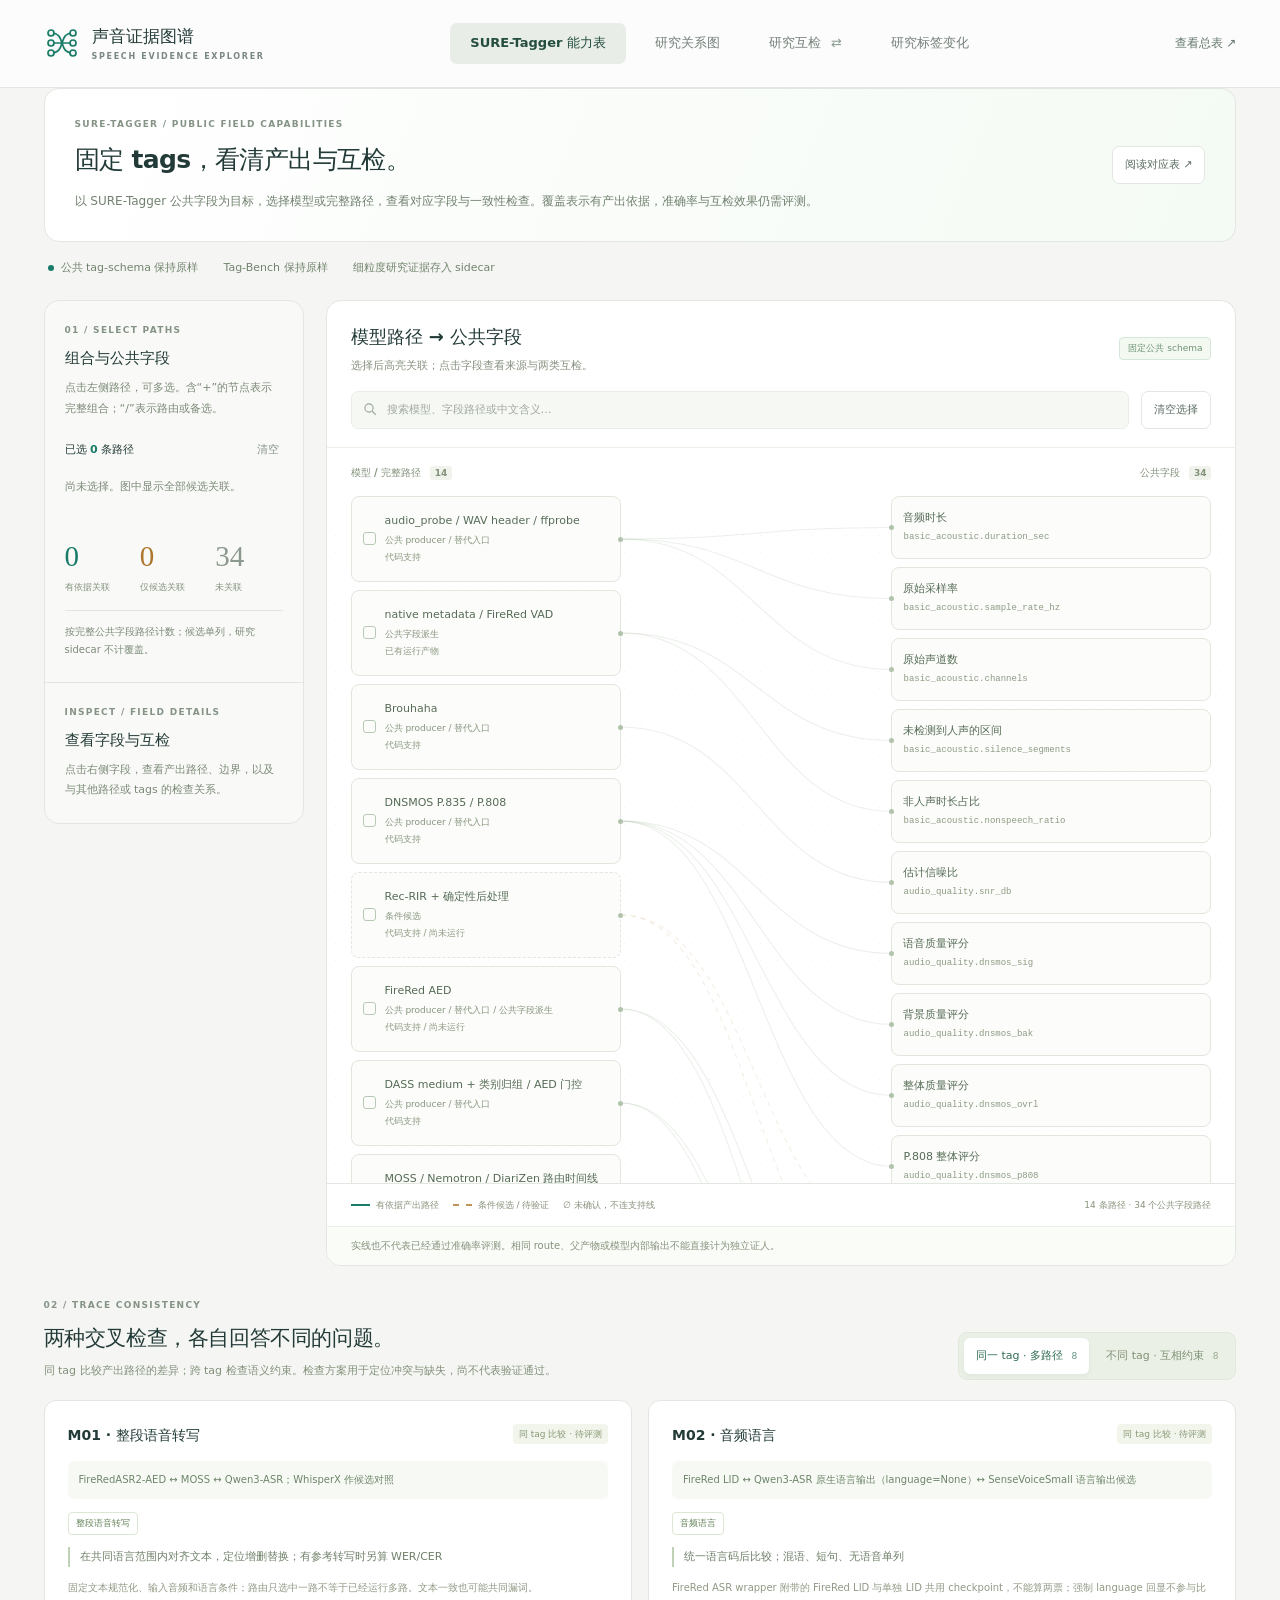
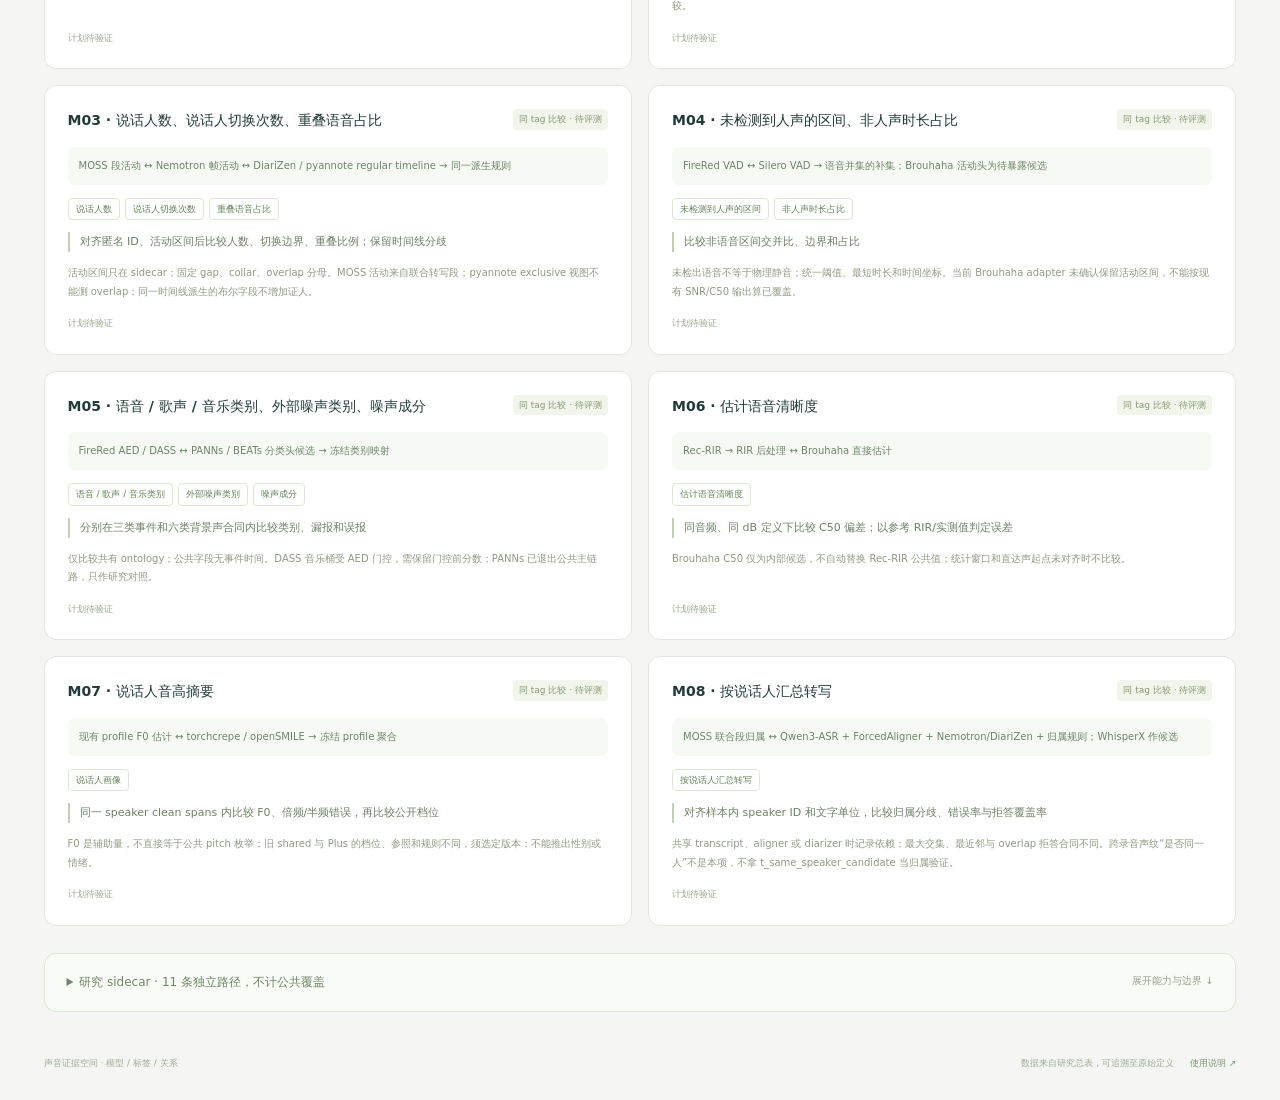
<file: index.html>
<!doctype html>
<html lang="zh-CN">
<head>
  <meta charset="utf-8">
  <meta name="viewport" content="width=device-width, initial-scale=1">
  <title>声音证据图谱 · 模型与标签</title>
  <script>
    const page = new URL('docs/research/speech-evidence-space-20261020/visualization/index.html', location.href);
    page.search = location.search;
    page.hash = location.hash;
    location.replace(page.href);
  </script>
</head>
<body>
  <p><a href="docs/research/speech-evidence-space-20261020/visualization/index.html">打开声音证据图谱</a></p>
</body>
</html>
</file>
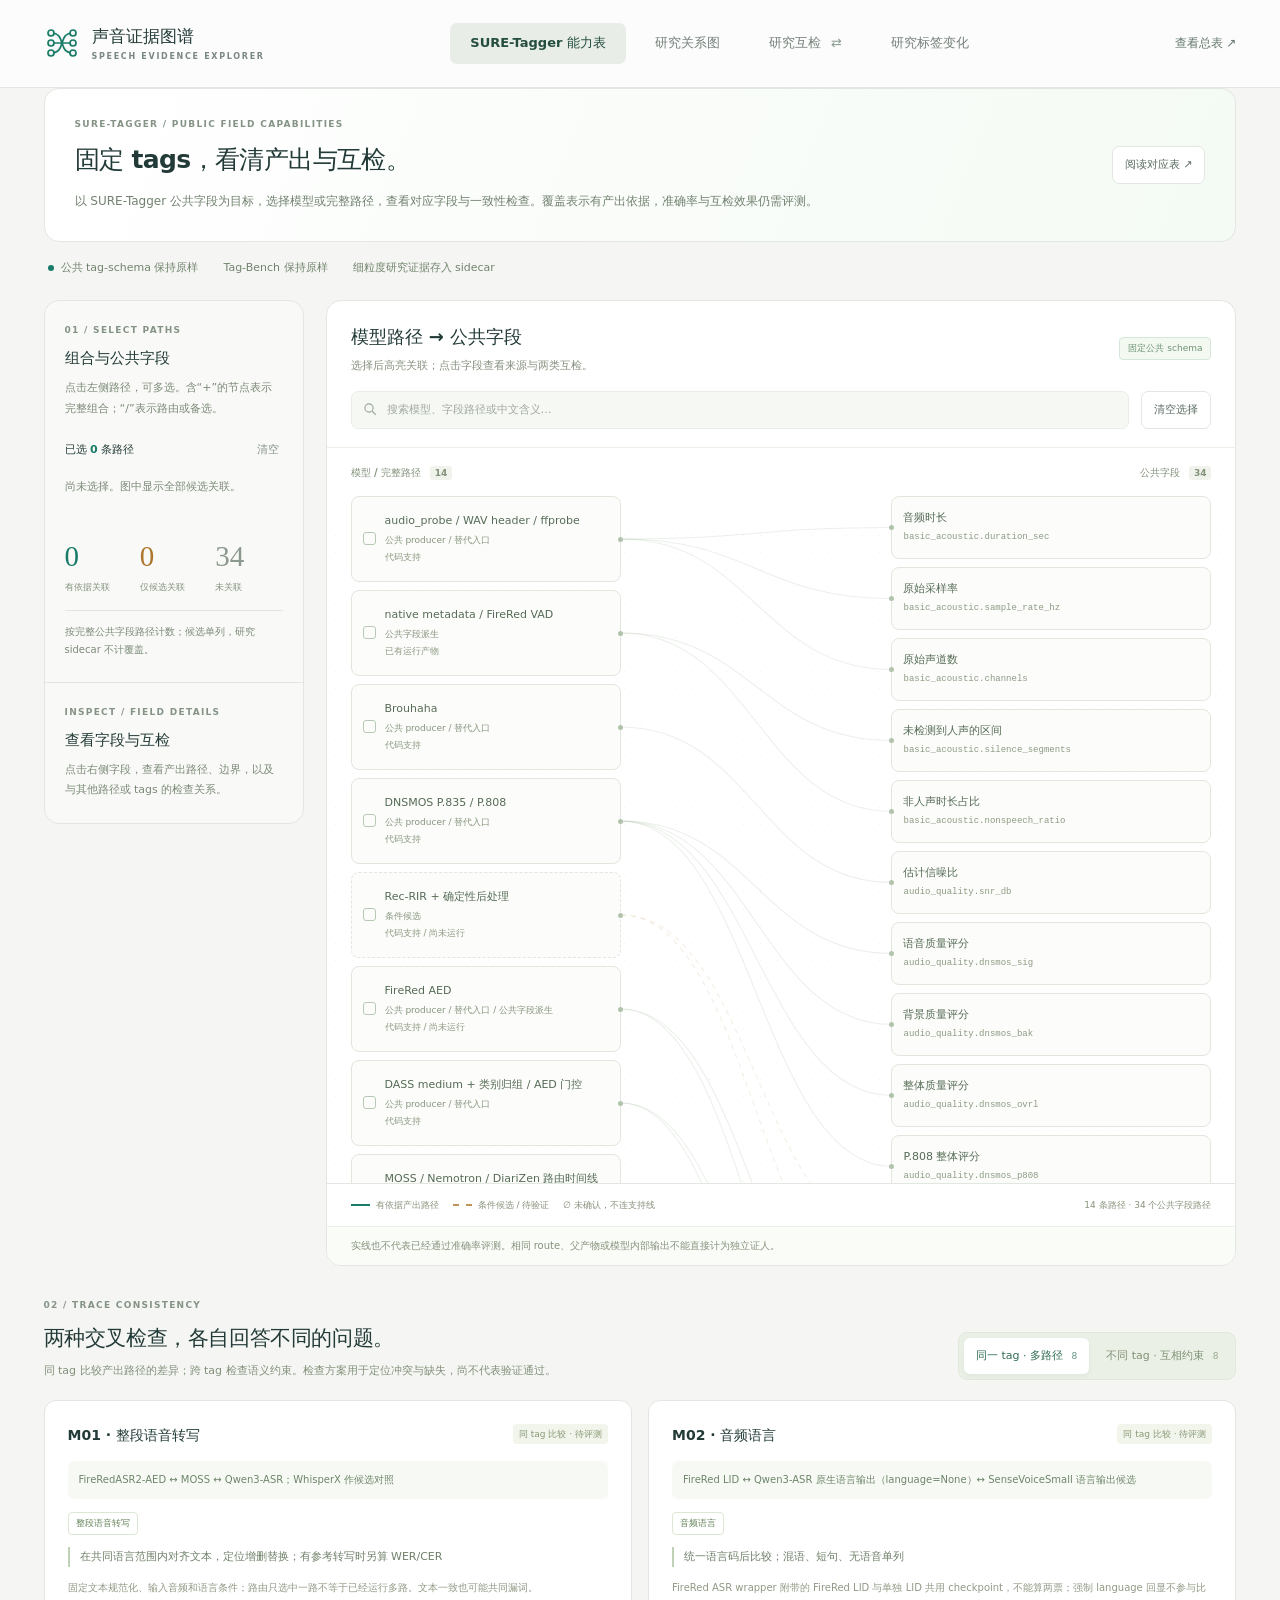
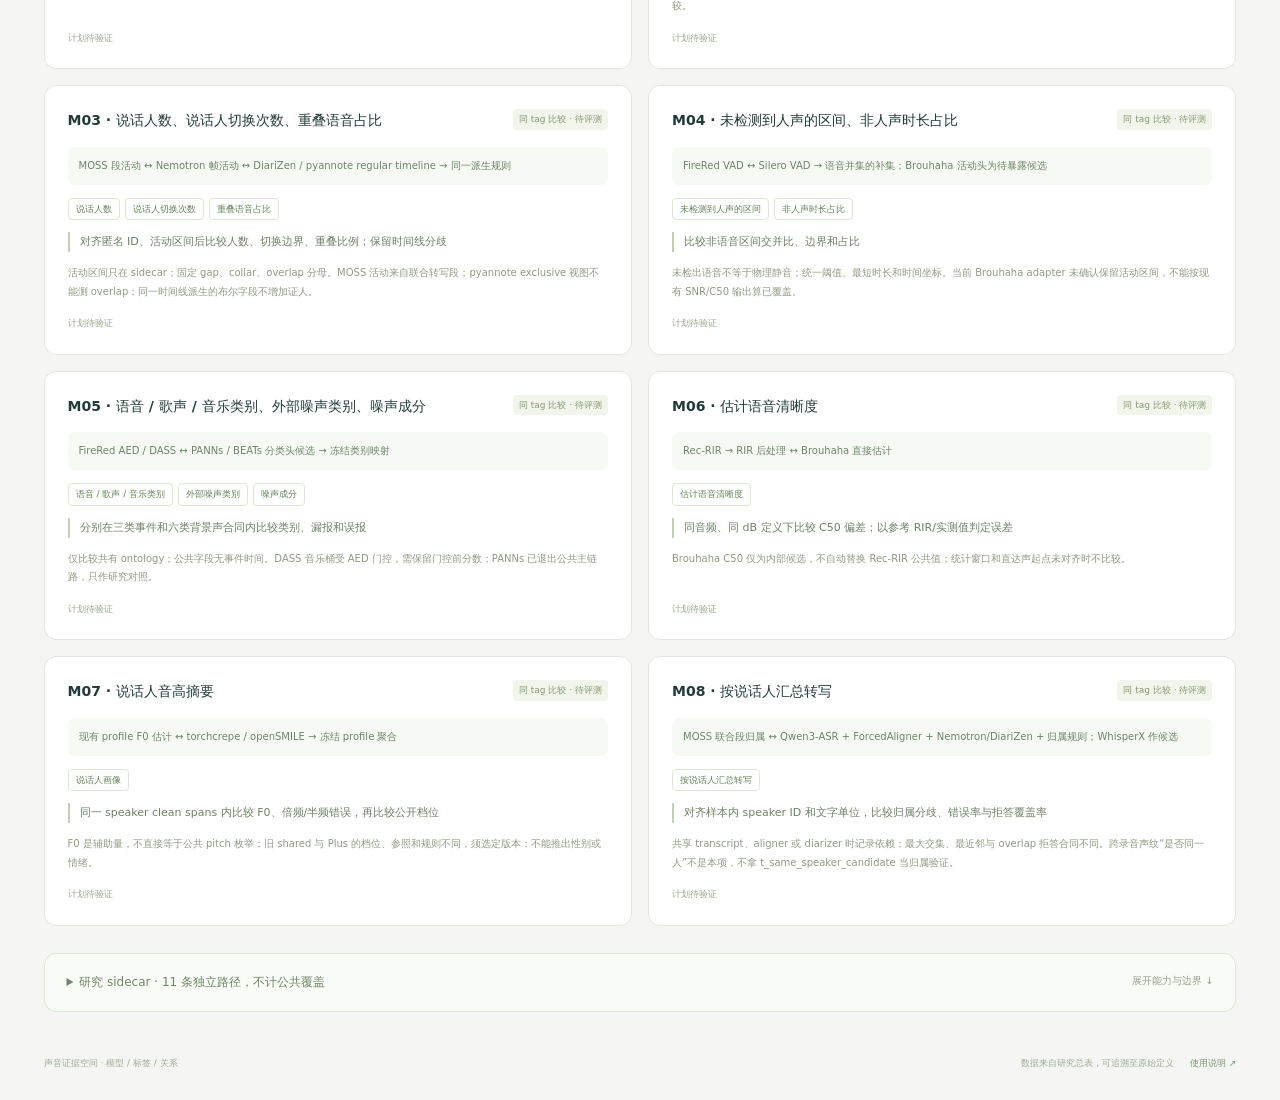
<file: docs/research/speech-evidence-space-20261020/visualization/index.html>
<!doctype html>
<html lang="zh-CN">
<head>
  <meta charset="UTF-8">
  <meta name="viewport" content="width=device-width, initial-scale=1">
  <meta name="theme-color" content="#f5f6f3">
  <title>声音证据图谱 · 模型与标签</title>
  <link rel="stylesheet" href="styles.css">
  <link rel="stylesheet" href="sure.css">
  <script src="data.js" defer></script>
  <script src="sure.js" defer></script>
  <script src="app.js" defer></script>
</head>
<body>
  <header class="topbar">
    <a class="brand" href="#sure" aria-label="声音证据图谱首页">
      <svg viewBox="0 0 36 36" aria-hidden="true"><path d="M7 8C23 8 13 28 29 28M7 28C23 28 13 8 29 8M7 18H29"/><circle cx="7" cy="8" r="3"/><circle cx="7" cy="18" r="3"/><circle cx="7" cy="28" r="3"/><circle cx="29" cy="8" r="3"/><circle cx="29" cy="18" r="3"/><circle cx="29" cy="28" r="3"/></svg>
      <span>声音证据图谱<small>SPEECH EVIDENCE EXPLORER</small></span>
    </a>
    <nav aria-label="主导航"><button class="nav-tab active" data-view="sure" aria-pressed="true">SURE-Tagger 能力表</button><button class="nav-tab" data-view="graph" aria-pressed="false">研究关系图</button><button class="nav-tab" data-view="checks" aria-pressed="false">研究互检 <span>⇄</span></button><button class="nav-tab" data-view="comparison" aria-pressed="false">研究标签变化</button></nav>
    <a class="source-link" href="../模型与标签对应总表.md" target="_blank" rel="noopener">查看总表 ↗</a>
  </header>

  <main>
    <section class="page-heading">
      <div><div class="eyebrow"><span class="live-dot"></span> SPEECH EVIDENCE SPACE <span class="version">v0.6</span></div><h1>从模型出发，看见声音的维度<span>。</span></h1><p>组合感知能力，探索模型与音频标签之间的关系。</p></div>
      <div class="overview" id="overview" aria-label="总表统计"></div>
    </section>

    <section id="sure-view" hidden aria-label="SURE-Tagger 公共标签能力与链路互检"></section>
    <section id="graph-view" class="workspace" hidden>
      <aside class="sidebar">
        <section class="side-section"><div class="section-kicker">01 / BUILD A COMBINATION</div><h2>选择模型组合</h2><p class="muted">从预设开始，或点击图中模型自由组合。</p><label class="field-label" for="preset">组合预设</label><select id="preset"><option value="">自定义组合</option></select><div class="quick-presets" id="quick-presets"></div><div class="selection-heading"><span>已选模型 <b id="selected-count">0</b></span><button id="clear" class="text-button">清空</button></div><div id="selected-chips" class="selected-chips"></div><button id="export" class="secondary-button">导出当前组合 <span>↓</span></button></section>
        <section class="side-section coverage-section"><div class="section-kicker">02 / EXPLORE COVERAGE</div><h2>当前标签覆盖</h2><div class="coverage-stats" aria-live="polite"><div><strong id="supported-count">0</strong><span>有依据路径</span></div><div><strong id="candidate-count">0</strong><span>仅候选路径</span></div><div><strong id="remaining-count">51</strong><span>尚未覆盖</span></div></div><div class="coverage-bar"><span id="supported-bar"></span><span id="candidate-bar"></span></div><p class="small-note">覆盖按完整模型组合计算；有依据的路径仍可能需要对齐、后处理或输入条件，不代表已部署或精度通过验证。</p></section>
        <section class="side-section detail-section" id="detail-panel"><div class="section-kicker">03 / INSPECT THE EVIDENCE</div><h2>查看标签详情</h2><p class="muted">点击右侧标签，查看含义、模型路径与旧版字段的对应关系。</p></section>
      </aside>

      <div class="graph-panel">
        <div class="panel-heading"><div><h2>模型与标签的连接</h2><p>实线为有依据的关系，虚线为待验证候选。未选关系淡化显示。</p></div><span class="pill">交互图谱</span></div>
        <div class="graph-toolbar"><label class="search-box"><svg viewBox="0 0 20 20" aria-hidden="true"><circle cx="8" cy="8" r="5.5"/><path d="m12 12 5 5"/></svg><input id="graph-search" type="search" placeholder="搜索模型、标签或含义…" aria-label="搜索模型或标签"></label><select id="layer" aria-label="按标签层筛选"><option value="all">全部标签层</option><option value="L1">L1 · 词汇内容</option><option value="L2">L2 · 说话人</option><option value="L3">L3 · 时间结构</option><option value="L4">L4 · 副语言</option><option value="L5">L5 · 声学场景</option><option value="L6">L6 · 音频关系</option></select><label class="toggle-label"><input id="focus-only" type="checkbox">只看当前组合</label></div>
        <div class="graph-column-headings"><span>MODELS <b id="visible-model-count"></b><small>点击选择 · 可多选</small></span><span class="connection-caption">模型组合 → 音频属性</span><span>TAGS <b id="visible-tag-count"></b><small>点击查看解释</small></span></div>
        <p class="scroll-hint">左右滑动图谱，查看完整的模型与标签连接 ↔</p>
        <div class="graph-scroll" id="graph-scroll" tabindex="0" aria-label="模型标签关系图，可滚动"><div id="graph-canvas" class="graph-canvas"><svg id="connections" aria-hidden="true"></svg><div id="model-nodes" class="node-column model-column"></div><div id="tag-nodes" class="node-column tag-column"></div></div><div id="graph-empty" class="empty-state" hidden></div></div>
        <div class="graph-footer"><div class="legend"><span><i class="line solid"></i>有依据路径</span><span><i class="line dashed"></i>待验证候选</span><span><i class="gap-dot"></i>尚无确认模型</span></div><span id="graph-status" aria-live="polite"></span></div>
        <details class="reading-guide"><summary>如何理解连线与组合条件？</summary><p>连线表示模型参与某条产出路径。总表中逗号连接的模型需要共同选择，斜线分隔的模型任选其一。单条连线不表示这个模型单独就能产出标签。</p><p><b>D</b>：直接接口输出；<b>C</b>：模型组合、适配或确定性后处理；<b>H</b>：权重、任务头、接口或校准尚待验证。带 H 的组合用虚线单独计数；不可调用的旧候选不计入覆盖。∅ 表示还没有确认的产出模型。</p><p>“语音识别模型”“说话人分离模型”等泛称节点代表组合中的角色，具体实现另选，不会自动被其他模型代号替代。同一标签可以有多条路径，但不因此成为互相独立的证据。目标人、逐帧、摘要等限定保留在标签详情中。</p></details>
      </div>
    </section>

    <section id="checks-view" hidden>
      <div class="checks-intro">
        <div><div class="section-kicker">CROSS-TAG CONSISTENCY / 2026.10</div><h2>不同维度，交叉核验。</h2><p>语言与转写、词时间与语音活动、文字归属与说话人时间轴：用不同标签发现冲突和缺失。以下为检查方案；点击标签，可查看提供证据的模型。<a href="../tag_schema.md#81-跨标签一致性检查互检链路" target="_blank" rel="noopener">完整定义 ↗</a></p></div>
        <div class="checks-legend"><span class="pill">8 组检查方案</span><span>⇄ 核对关系 · 待评测</span></div>
      </div>
      <div class="checks-toolbar"><div id="checks-filters" class="filter-pills" aria-label="按检查类型筛选"></div><label class="search-box"><svg viewBox="0 0 20 20" aria-hidden="true"><circle cx="8" cy="8" r="5.5"/><path d="m12 12 5 5"/></svg><input type="search" id="checks-search" placeholder="搜索标签或检查关系…" aria-label="搜索跨标签检查"></label></div>
      <p class="result-count" id="checks-result-count" aria-live="polite"></p>
      <div id="checks-list" class="checks-list"></div>
      <div class="checks-note"><strong>如何使用</strong><p>先统一音频、时间粒度、说话人匿名 ID 和类别集，再比较重叠、边界误差或冲突样例。相同模型内部的附带字段只能算一致性线索；独立模型、独立真值和明确指标才支持“交叉验证”的强结论。</p></div>
    </section>

    <section id="comparison-view" hidden>
      <div class="comparison-intro"><div><div class="section-kicker">SCHEMA EVOLUTION / 2026.10.09 → v0.6</div><h2>标签变了什么，为什么？</h2><p id="comparison-summary"></p></div><a href="../标签版本对比.md" target="_blank" rel="noopener" class="secondary-button">完整对比文档 ↗</a></div>
      <div class="comparison-callouts"><div><span class="callout-icon">＋</span><h3>新增与细化</h3><p>从整段结果扩展到词、时间、声源和交互关系。</p></div><div><span class="callout-icon">⇄</span><h3>移出不等于删除</h3><p>统计、元数据和自然语言描述有各自的保存位置。</p></div><div><span class="callout-icon">∅</span><h3>类型不等于能力</h3><p>51 类标签中，6 类仍没有确认的产出模型。</p></div></div>
      <div class="comparison-controls"><div id="comparison-filters" class="filter-pills" aria-label="按变化类型筛选"></div><label class="search-box"><svg viewBox="0 0 20 20" aria-hidden="true"><circle cx="8" cy="8" r="5.5"/><path d="m12 12 5 5"/></svg><input type="search" id="comparison-search" placeholder="搜索新旧字段或原因…" aria-label="搜索标签变化"></label></div>
      <p class="result-count" id="comparison-result-count" aria-live="polite"></p><div id="comparison-list" class="comparison-list"></div>
      <div class="source-footer"><strong>对照来源</strong><p>基准：<code>baseline-tag-schema.md</code>（2026-10-09）· <a href="baseline-tag-schema.md" target="_blank" rel="noopener">只读快照 ↗</a></p><p>当前：<a href="../tag_schema.md" target="_blank" rel="noopener">Tag Schema v0.6</a> · <a href="../模型与标签对应总表.md" target="_blank" rel="noopener">模型与标签总表</a> · <a href="../schema_mapping.md" target="_blank" rel="noopener">既有字段映射</a></p></div>
    </section>
    <footer class="page-footer"><span>声音证据空间 · 模型 / 标签 / 关系</span><span>数据来自研究总表，可追溯至原始定义 <a href="README.md" target="_blank" rel="noopener">使用说明 ↗</a></span></footer>
  </main>
  <div id="toast" role="status" class="toast" hidden></div>
  <noscript><p class="noscript">请启用 JavaScript 以查看交互图谱。原始数据可在模型与标签总表中阅读。</p></noscript>
</body>
</html>
</file>
<file: docs/research/speech-evidence-space-20261020/visualization/styles.css>
:root{--bg:#f5f6f3;--paper:#fff;--ink:#233b38;--muted:#7a8782;--border:#e2e7e1;--teal:#197b68;--mint:#e6f3eb;--amber:#ad772f;--amber-bg:#faf1df;--red:#b56a60;--radius:15px;font-family:Inter,"PingFang SC","Microsoft YaHei",LocalHei,system-ui,sans-serif;color:var(--ink);background:var(--bg);font-synthesis:none}
*{box-sizing:border-box}body{margin:0;font-size:14px;line-height:1.6}button,input,select{font:inherit}button,a,select,input{ -webkit-tap-highlight-color:transparent}button{cursor:pointer}button,select,input{color:var(--ink)}button{background:none}button:focus-visible,a:focus-visible,input:focus-visible,select:focus-visible,summary:focus-visible,[tabindex]:focus-visible{outline:3px solid #59ad93;outline-offset:3px}a{color:var(--teal);text-decoration:none}a:hover{text-decoration:underline}h1,h2,h3,p{margin:0}h2{font-size:17px;letter-spacing:-.4px}h3{font-size:15px}code{font-family:"SFMono-Regular",Consolas,monospace;font-size:.86em;overflow-wrap:anywhere}[hidden]{display:none!important}.topbar{height:88px;border-bottom:1px solid var(--border);display:flex;align-items:center;justify-content:space-between;padding:0 3.4%;gap:24px;background:rgba(255,255,255,.68)}.brand{display:flex;align-items:center;gap:12px;font-weight:700;font-size:17px;color:var(--ink)}.brand:hover{text-decoration:none}.brand svg{width:36px;height:36px;fill:var(--bg);stroke:var(--teal);stroke-width:1.7}.brand small{display:block;font-size:8px;letter-spacing:1.7px;color:var(--muted);margin-top:1px}.topbar nav{display:flex;align-items:center;gap:9px}.nav-tab{padding:10px 20px;border:0;border-radius:7px;font-size:13px;color:#76807b}.nav-tab.active{background:#e8ede7;color:#244d40;font-weight:600}.nav-tab span{padding-left:6px;color:#8c9c91}.source-link{font-size:12px;color:#64776d}.page-heading{display:flex;align-items:center;justify-content:space-between;gap:30px;padding:38px 0 30px}.eyebrow{font-size:9px;letter-spacing:1.9px;font-weight:700;display:flex;align-items:center;gap:9px;color:#718476}.live-dot{width:6px;height:6px;background:var(--teal);border-radius:50%}.version{letter-spacing:0;font-size:10px;padding:1px 7px;border:1px solid #cddbd0;border-radius:4px;color:#608268}.page-heading h1{font-size:clamp(24px,2.25vw,35px);font-weight:600;letter-spacing:-1.1px;margin:10px 0 6px}.page-heading h1>span{color:#5a9d7e}.page-heading p{font-size:13px;color:var(--muted)}main{max-width:1680px;margin:auto;padding:0 3.4%}.overview{display:flex;gap:27px;padding-right:5px}.overview>div{min-width:60px}.overview strong{font:500 32px/1.3 Georgia,serif;letter-spacing:-1px}.overview span{display:block;font-size:10px;color:var(--muted);margin-top:5px}.workspace{display:grid;grid-template-columns:260px minmax(0,1fr);gap:24px;align-items:start}.sidebar{border:1px solid var(--border);background:#f9faf7;border-radius:var(--radius);overflow:hidden}.side-section{padding:23px 21px;border-bottom:1px solid var(--border)}.side-section:last-child{border-bottom:0}.section-kicker{font-size:9px;letter-spacing:1.3px;font-weight:600;color:#859386;margin-bottom:9px}.side-section h2{margin-bottom:7px}.muted{color:var(--muted);font-size:12px;line-height:1.8}.field-label{display:block;font-size:11px;font-weight:600;margin:19px 0 7px}select{background:#fff;border:1px solid var(--border);border-radius:7px;padding:10px;max-width:100%;font-size:12px}#preset{width:100%;text-overflow:ellipsis}.quick-presets{display:flex;gap:6px;flex-wrap:wrap;margin-top:10px}.quick-presets button{border:1px solid #dce4da;border-radius:5px;color:#6b7d6e;padding:3px 8px;font-size:10px}.quick-presets button:hover{background:var(--mint)}.selection-heading{display:flex;align-items:center;justify-content:space-between;font-size:11px;margin:23px 0 10px}.selection-heading b{margin-left:5px;background:#e7ece4;padding:1px 5px;border-radius:3px}.text-button{border:0;color:#87928b;font-size:11px;padding:4px}.text-button:hover{color:var(--teal)}.selected-chips{display:flex;flex-wrap:wrap;gap:6px;min-height:48px;align-content:flex-start}.selected-chip{display:flex;align-items:center;gap:6px;color:#37715e;background:#e6efe5;border:1px solid #d9e5d8;border-radius:5px;font-size:10px;max-width:100%;padding:5px 8px}.selected-chip span{overflow:hidden;text-overflow:ellipsis;white-space:nowrap}.selected-chip b{font-weight:400;opacity:.65}.secondary-button{border:1px solid var(--border);background:white;border-radius:7px;display:flex;align-items:center;justify-content:space-between;padding:9px 12px;font-size:11px;color:#5b6d62;gap:20px;white-space:nowrap}.secondary-button:hover{border-color:#94b49f;text-decoration:none}.side-section>.secondary-button{margin-top:15px;width:100%}.coverage-stats{display:grid;grid-template-columns:repeat(3,1fr);gap:5px;margin-top:18px}.coverage-stats strong{font:500 28px/1.1 Georgia,serif;color:var(--teal)}.coverage-stats>div:nth-child(2) strong{color:var(--amber)}.coverage-stats>div:nth-child(3) strong{color:#8d998e}.coverage-stats span{display:block;font-size:9px;color:#819080;margin-top:7px}.coverage-bar{height:4px;background:#e5e9e1;border-radius:3px;display:flex;margin:16px 0}.coverage-bar span{height:100%;transition:width .25s}#supported-bar{background:var(--teal)}#candidate-bar{background:#d4af6d}.small-note{font-size:10px;line-height:1.9;color:#8a948a}.graph-panel{border:1px solid var(--border);border-radius:var(--radius);background:white;overflow:hidden;min-width:0}.panel-heading{padding:23px 26px 19px;display:flex;align-items:center;justify-content:space-between;gap:15px}.panel-heading h2{font-size:18px}.panel-heading p{font-size:11px;color:var(--muted);margin-top:5px}.pill{border:1px solid #d5e7da;color:#6e9375;border-radius:4px;background:#f3f8f0;padding:3px 8px;font-size:9px;white-space:nowrap}.graph-toolbar{padding:0 26px 18px;display:flex;align-items:center;gap:12px;border-bottom:1px solid #edf0e9}.search-box{display:flex;align-items:center;gap:9px;background:#f6f8f4;border:1px solid #e8ede5;border-radius:7px;padding:8px 11px;min-width:140px;flex:1}.search-box svg{width:15px;height:15px;stroke:#9ca99a;fill:none;stroke-width:1.5;flex-shrink:0}.search-box input{padding:0;width:100%;border:0;background:transparent;font-size:11px;outline-offset:4px}.search-box input::placeholder{color:#a0aaa0}.graph-toolbar select{font-size:10px;padding:8px 9px}.toggle-label{display:flex;align-items:center;gap:5px;white-space:nowrap;font-size:10px;color:#71816f}.toggle-label input{accent-color:var(--teal)}.graph-column-headings{display:grid;grid-template-columns:240px 1fr 240px;padding:18px 26px 13px;font-size:9px;font-weight:700;letter-spacing:1.5px;color:#7e8b7b}.graph-column-headings b{font-size:9px;letter-spacing:0;background:#eef2e9;border-radius:3px;padding:2px 5px;margin-left:5px}.graph-column-headings small{display:block;font-size:9px;font-weight:400;letter-spacing:0;color:#a8b09f;margin-top:4px}.connection-caption{text-align:center;align-self:center;font-size:9px;letter-spacing:0;font-weight:400;color:#abb5a7}.graph-scroll{height:620px;overflow:auto;position:relative;overscroll-behavior:contain;scrollbar-width:thin;scrollbar-color:#ced9cc transparent;padding:0 26px 12px;background:radial-gradient(circle,#ced8c74d .7px,transparent .8px) 0 0/17px 17px}.graph-canvas{position:relative;display:flex;justify-content:space-between;min-width:650px;gap:160px;min-height:540px;isolation:isolate}.node-column{width:240px;display:flex;flex-direction:column;gap:7px;z-index:2;flex-shrink:0;padding:4px 0 12px}.node{width:100%;min-height:49px;display:flex;align-items:center;gap:9px;text-align:left;border:1px solid #e1e7dc;background:#fcfdfb;border-radius:7px;padding:8px 10px;position:relative;transition:opacity .18s,background .18s,border-color .18s,filter .18s;color:#566853}.node>span.node-text{min-width:0;flex:1}.node strong{display:block;font-size:11px;font-weight:500;overflow:hidden;white-space:nowrap;text-overflow:ellipsis}.node code{display:block;font-size:8px;color:#90a08c;margin-top:2px;overflow:hidden;text-overflow:ellipsis;white-space:nowrap}.node:hover{border-color:#8eb69d;background:#f1f8ef;opacity:1!important;filter:none!important}.checkmark{width:13px;height:13px;border:1px solid #b7c9b5;border-radius:3px;flex-shrink:0;display:grid;place-items:center;font-size:9px;color:transparent}.node.selected{background:#e9f4e9;border-color:#76a58b;color:#27654e}.node.selected .checkmark{color:white;background:var(--teal);border-color:var(--teal)}.node.active{background:#eaf5ef;border-color:#87b59c;color:#27654e}.node.candidate{background:var(--amber-bg);border-color:#dfc793;color:#916929}.node.dimmed{opacity:.25;filter:blur(.25px)}.node.focused{box-shadow:0 0 0 2px #549b7c}.node .layer-dot{width:6px;height:6px;background:var(--layer-color,#729a83);border-radius:50%;flex-shrink:0}.node .node-status{font-size:8px;color:#80917a;white-space:nowrap}.node.candidate .node-status{color:var(--amber)}.node .gap-status{color:var(--red)}.node.unavailable{background:#f4f4f2}.node:disabled{cursor:not-allowed}.node:disabled:hover{border-color:#e1e7dc}.node::after{content:"";position:absolute;width:5px;height:5px;border-radius:50%;background:#b2c3ac;right:-3px;top:calc(50% - 2px)}.tag-column .node::after{right:auto;left:-3px}.node.selected::after,.node.active::after{background:var(--teal)}.node.candidate::after{background:var(--amber)}#connections{position:absolute;inset:0;width:100%;height:100%;z-index:1;overflow:visible;pointer-events:none}.connection{fill:none;stroke:#8fa78c;stroke-width:1;opacity:.1}.connection.active{stroke:var(--teal);stroke-width:1.7;opacity:.58}.connection.candidate{stroke:#bf934d;stroke-width:1.4;stroke-dasharray:5 5;opacity:.55}.connection.idle-candidate{stroke-dasharray:4 5}.connection.dimmed{opacity:.035}.graph-footer{padding:14px 25px;border-top:1px solid var(--border);display:flex;justify-content:space-between;gap:12px;align-items:center;font-size:9px;color:#98a18f}.legend{display:flex;gap:15px;flex-wrap:wrap}.legend span{display:flex;gap:6px;align-items:center}.line{display:inline-block;width:19px;border-top:2px solid var(--teal)}.line.dashed{border-color:#bc9656;border-top-style:dashed}.gap-dot{width:7px;height:7px;border:1px solid var(--red);border-radius:50%}.reading-guide{border-top:1px solid #edf0e9;padding:12px 25px;font-size:10px;color:#86917e;background:#fcfdfa}.reading-guide summary{cursor:pointer;color:#647b5d}.reading-guide p{margin-top:10px;max-width:900px}.detail-section h2{overflow-wrap:anywhere}.detail-id{display:block;color:#8b9a84;font-size:10px;margin-bottom:12px}.detail-description{font-size:11px;color:#6e7e66;line-height:1.9}.detail-subtitle{font-size:11px;margin:18px 0 8px}.path-card{padding:10px;border:1px solid #e1e7da;border-radius:6px;background:white;margin-top:8px;font-size:10px}.path-card p{color:#7b8871;margin:6px 0;overflow-wrap:anywhere}.path-card code{font-size:9px}.path-card .text-button{padding:4px 0;color:var(--teal);font-size:10px}.status-badge{font:9px/1.6 Consolas,monospace;background:#edf3e7;color:#6a865c;border-radius:3px;padding:2px 5px}.status-badge.hypothesis{background:var(--amber-bg);color:var(--amber)}.tag-detail-close{float:right}.empty-state{text-align:center;padding:85px 20px;color:#93a08b;font-size:13px}.comparison-intro{border:1px solid var(--border);border-radius:var(--radius);background:white;padding:28px 30px;display:flex;align-items:center;justify-content:space-between;gap:30px}.comparison-intro h2{font-size:25px;margin-bottom:10px}.comparison-intro p{font-size:12px;max-width:850px;color:#7b8973;line-height:1.9}.comparison-callouts{display:grid;grid-template-columns:repeat(3,1fr);gap:18px;margin:20px 0 26px}.comparison-callouts>div{padding:22px;background:#edf1e8;border-radius:12px}.callout-icon{float:left;font-size:24px;line-height:1.4;color:#78a184;margin-right:15px}.comparison-callouts h3{font-size:14px;font-weight:500}.comparison-callouts p{color:#89937f;font-size:11px;margin-top:5px}.comparison-controls{display:flex;justify-content:space-between;gap:20px;align-items:flex-start}.comparison-controls .search-box{max-width:280px}.filter-pills{display:flex;gap:7px;flex-wrap:wrap}.filter-pills button{border:1px solid #dde4d6;border-radius:6px;padding:7px 12px;font-size:11px;color:#76876a}.filter-pills button.active{background:var(--teal);border-color:var(--teal);color:white}.filter-pills button span{opacity:.7;margin-left:6px;font-size:9px}.result-count{font-size:10px;color:#92a085;margin:15px 0}.comparison-list{display:grid;grid-template-columns:repeat(2,minmax(0,1fr));gap:16px;align-items:start}.change-card{padding:23px;background:#fff;border:1px solid var(--border);border-radius:12px}.change-card-header{display:flex;justify-content:space-between;gap:15px;align-items:center;margin-bottom:15px}.change-card h3{font-size:15px}.category-badge{white-space:nowrap;font-size:9px;background:#edf3e7;color:#7a9766;padding:3px 7px;border-radius:4px}.category-badge.added{background:#e6f3eb;color:var(--teal)}.category-badge.deferred{background:var(--amber-bg);color:var(--amber)}.field-mapping{display:grid;grid-template-columns:1fr 16px 1fr;gap:10px;background:#f8faf5;border-radius:7px;padding:13px;margin-bottom:15px}.field-mapping small{display:block;font-size:9px;color:#9aa48d;margin-bottom:6px}.field-mapping code{display:block;font-size:9px;line-height:1.8}.mapping-arrow{align-self:center;color:#a6b69a}.field-mapping button{border:0;font:9px/1.8 Consolas,monospace;color:var(--teal);text-align:left;padding:0;overflow-wrap:anywhere;display:block;max-width:100%}.field-mapping button:hover{text-decoration:underline}.change-card>p{font-size:11px;color:#75846a;line-height:1.9}.change-card .boundary{font-size:10px;margin-top:11px;border-left:2px solid #c6d6ba;padding-left:10px;color:#96a08c}.source-links{display:flex;gap:12px;flex-wrap:wrap;margin-top:13px;font-size:9px}.source-footer{font-size:11px;padding:28px 0;color:#91a081}.source-footer strong{font-weight:500;color:#6d805c}.source-footer p{margin-top:8px}.page-footer{display:flex;justify-content:space-between;gap:20px;font-size:9px;color:#a0aa94;padding:26px 0 30px}.page-footer a{color:#7c9470;margin-left:13px}.toast{position:fixed;bottom:25px;left:50%;transform:translateX(-50%);z-index:100;background:#274a3b;color:white;border-radius:8px;padding:12px 20px;box-shadow:0 4px 20px #254b3426;font-size:12px}.noscript{padding:20px;text-align:center}
/* Cross-tag consistency view */
.check-branches{display:flex;gap:6px;flex-wrap:wrap;margin:-4px 0 12px}.check-branches span{border:1px solid #e5ebdf;background:#fdfefb;border-radius:4px;padding:3px 6px;font-size:9px;color:#8c9a84}
.checks-intro{border:1px solid var(--border);border-radius:var(--radius);background:linear-gradient(112deg,#fff 0%,#f8fbf6 72%,#eef7ef 100%);padding:29px 31px;display:flex;align-items:center;justify-content:space-between;gap:30px}.checks-intro h2{font-size:25px;margin-bottom:10px;letter-spacing:-.5px}.checks-intro p{font-size:12px;max-width:850px;color:#71816f;line-height:1.9}.checks-legend{display:flex;gap:13px;flex-wrap:wrap;align-items:center;justify-content:flex-end;min-width:180px;color:#809080;font-size:10px}.checks-legend span{display:flex;align-items:center;gap:6px;white-space:nowrap}.legend-node{display:inline-block;width:10px;height:10px;border-radius:50%;border:2px solid #85a692;background:#e7f2e9}.legend-node.constraint{border-color:#c49b57;background:#fff4df}.legend-node.result{border-color:#9d8bb0;background:#f0eafa}.checks-toolbar{display:flex;justify-content:space-between;gap:20px;align-items:flex-start;margin-top:22px}.checks-toolbar .search-box{max-width:290px}.checks-list{display:grid;grid-template-columns:repeat(2,minmax(0,1fr));gap:17px;align-items:stretch}.check-card{padding:22px 23px 20px;background:#fff;border:1px solid var(--border);border-radius:13px;display:flex;flex-direction:column;min-height:260px;transition:border-color .18s,box-shadow .18s,transform .18s}.check-card:hover{border-color:#a9c5ac;box-shadow:0 8px 24px #527d5c12;transform:translateY(-1px)}.check-card-header{display:flex;justify-content:space-between;align-items:flex-start;gap:12px;margin-bottom:16px}.check-card h3{font-size:15px;font-weight:600;letter-spacing:-.2px}.check-kind{white-space:nowrap;padding:3px 7px;border-radius:4px;background:#edf3e7;color:#6f8e70;font-size:9px}.check-kind.strong{background:#e6f3eb;color:var(--teal)}.check-kind.medium{background:#f5efdf;color:#a27a37}.check-flow{display:flex;align-items:center;gap:0;min-height:66px;margin:0 0 15px;padding:11px 9px;background:#f7faf5;border-radius:9px;overflow-x:auto}.check-flow-node{display:flex;align-items:center;gap:7px;min-width:0;flex:1}.check-flow-node:last-child{flex:0 1 auto}.check-flow-node button{display:flex;align-items:center;gap:7px;min-width:0;border:0;padding:3px 1px;text-align:left;color:#55735e}.check-flow-node button:hover{text-decoration:underline;color:var(--teal)}.flow-dot{width:9px;height:9px;display:block;flex:0 0 9px;border-radius:50%;background:#dceee0;border:2px solid #80a68e}.check-flow-node.constraint .flow-dot{background:#fff0d1;border-color:#c69b55}.check-flow-node.result .flow-dot{background:#efe8f9;border-color:#9d8ab0}.flow-label{font-size:10px;line-height:1.25;overflow:hidden;text-overflow:ellipsis;white-space:nowrap}.flow-label code{display:block;color:#a1aa9d;font-size:7px;margin-top:2px;white-space:nowrap}.flow-arrow{padding:0 7px;color:#a6b8a6;font-size:15px;flex:0 0 auto}.check-card>p{font-size:11px;line-height:1.85;color:#73826f}.check-card .check-rule{margin-top:12px;padding:9px 11px;border-left:2px solid #b6d2b9;background:#fbfcf9;color:#829080;font-size:10px;line-height:1.75}.check-card .check-caveat{margin-top:auto;padding-top:12px;font-size:10px;color:#a0a795}.check-caveat b{font-weight:500;color:#8e9987}.checks-note{border:1px solid #dfe9dc;border-radius:10px;background:#f8fbf6;padding:16px 19px;margin:22px 0 0;color:#798a78}.checks-note strong{font-size:11px;font-weight:600;color:#5d7a60}.checks-note p{font-size:10px;line-height:1.85;margin-top:6px;max-width:980px}
@media(min-width:1500px){.workspace{grid-template-columns:280px minmax(0,1fr)}.node-column{width:270px}.graph-column-headings{grid-template-columns:270px 1fr 270px}.graph-scroll{height:690px}}
@media(max-width:1150px){.workspace{grid-template-columns:225px minmax(0,1fr);gap:16px}.side-section{padding:19px 16px}.graph-toolbar{flex-wrap:wrap;padding-left:18px;padding-right:18px}.graph-toolbar .search-box{min-width:170px}.graph-column-headings{grid-template-columns:1fr 1fr;padding-left:18px;padding-right:18px}.graph-column-headings>span:last-child{text-align:right}.connection-caption{display:none}.graph-scroll{padding-left:18px;padding-right:18px}.overview{gap:15px}.overview strong{font-size:28px}.graph-footer{flex-wrap:wrap}.comparison-controls{flex-wrap:wrap}}
@media(max-width:800px){main{padding:0 20px}.topbar{height:75px;padding:0 20px;gap:10px}.brand{font-size:14px}.brand svg{width:30px}.brand small{font-size:6px}.source-link{display:none}.nav-tab{padding:8px 10px;font-size:11px}.page-heading{align-items:flex-start;flex-direction:column;gap:23px;padding:28px 0}.page-heading h1{font-size:25px}.overview{gap:34px}.overview strong{font-size:25px}.overview span{font-size:9px}.workspace{grid-template-columns:1fr}.sidebar{display:grid;grid-template-columns:1fr 1fr}.side-section{border-bottom:0}.side-section:first-child{border-right:1px solid var(--border)}.detail-section{grid-column:1/-1;border-top:1px solid var(--border);max-height:480px;overflow:auto}.graph-scroll{height:570px}.panel-heading{padding:20px 18px}.panel-heading h2{font-size:16px}.panel-heading p{font-size:10px}.comparison-list,.checks-list{grid-template-columns:1fr}.comparison-callouts{gap:10px}.comparison-callouts>div{padding:15px}.callout-icon{float:none;display:block}.comparison-callouts h3{font-size:12px}.comparison-callouts p{font-size:10px}.comparison-intro,.checks-intro{padding:22px;align-items:flex-start;flex-direction:column;gap:15px}.comparison-intro h2,.checks-intro h2{font-size:22px}.page-footer{flex-direction:column;gap:7px}.comparison-controls .search-box,.checks-toolbar .search-box{max-width:none}.checks-toolbar{flex-wrap:wrap}.graph-footer{padding:14px 18px}}
@media(max-width:450px){main{padding:0 12px}.topbar{padding:0 12px}.brand{gap:6px}.brand small{letter-spacing:1px}.nav-tab{padding:8px}.page-heading h1{font-size:22px}.sidebar{grid-template-columns:1fr}.side-section:first-child{border-right:0;border-bottom:1px solid var(--border)}.coverage-section{padding:17px}.coverage-stats{margin-top:12px}.graph-toolbar{gap:8px}.graph-toolbar .search-box{flex-basis:100%}.graph-column-headings{font-size:8px}.comparison-callouts{grid-template-columns:1fr}.comparison-callouts>div{padding:14px 16px}.callout-icon{float:left;margin-top:0}.legend{gap:10px}.field-mapping{gap:6px;padding:10px}.change-card{padding:18px}}
.scroll-hint{display:none;font-size:9px;color:#8a9b7e;padding:0 18px 10px}
@media(max-width:1150px){.scroll-hint{display:block}}
@media(prefers-reduced-motion:reduce){*{transition:none!important;scroll-behavior:auto!important}}
@media(max-width:600px){.topbar{height:auto;min-height:75px;flex-wrap:wrap;padding-top:13px;padding-bottom:10px}.topbar nav{width:100%;justify-content:space-between;gap:4px}.nav-tab{flex:1;white-space:nowrap;padding:7px 8px}.checks-intro{padding:19px}.checks-intro p{font-size:11px}.check-card{padding:18px 15px}.check-card h3{font-size:13px}.check-kind{font-size:8px}.flow-arrow{padding:0 4px}.flow-label{font-size:9px}.flow-label code{font-size:6px}.check-flow-node{gap:3px}.check-flow-node button{gap:4px}.checks-legend{justify-content:flex-start}}

/* Cross-tag diagrams: peer observations, readable identifiers and curved links. */
.checks-intro p{font-size:13px}.checks-intro a{white-space:nowrap;margin-left:8px}.checks-list{gap:20px}.check-card{padding:24px;gap:0}.check-card h3{font-size:16px;line-height:1.6}.check-card-header{flex-wrap:wrap;gap:8px}.check-kind{font-size:10px}.check-flow{padding:16px 10px;min-height:92px;overflow:visible;gap:0;background:linear-gradient(125deg,#f3f8f3,#f8faf7)}.check-flow-node,.check-flow-node:last-child{flex:1 1 0;min-width:0}.check-flow-node button{width:100%;padding:6px 3px;align-items:flex-start}.check-flow-node .flow-dot{margin-top:4px;border-color:var(--check-color);background:white}.flow-label{font-size:12px;line-height:1.5;white-space:normal;overflow:visible;text-overflow:clip;overflow-wrap:anywhere}.flow-label code{font-size:10px;line-height:1.5;white-space:normal;overflow-wrap:anywhere;color:#6e806c;margin-top:5px}.flow-arrow{padding:0 6px;flex:0 0 38px}.flow-arrow svg{display:block;width:26px;height:30px;fill:none;stroke:#93b19a;stroke-width:1.4;stroke-linecap:round;stroke-linejoin:round}.check-card>p{font-size:13px;line-height:1.8}.check-card .check-rule,.check-card .check-caveat{font-size:12px;line-height:1.8}.check-branches{display:flex;gap:6px;flex-wrap:wrap;margin-bottom:14px}.check-branches span{font-size:11px;line-height:1.65;background:#f5f7f2;color:#73816d;border-radius:5px;padding:4px 7px;overflow-wrap:anywhere}.checks-note p{font-size:12px}.checks-note strong{font-size:13px}
@media(max-width:1050px){.checks-list{grid-template-columns:1fr}.checks-toolbar{flex-wrap:wrap}}
@media(max-width:600px){.topbar{height:auto;min-height:95px;flex-wrap:wrap;padding-top:12px;padding-bottom:10px}.topbar nav{width:100%;display:flex;justify-content:center}.topbar .nav-tab{flex:1;padding:9px 7px}.check-card{padding:18px}.check-flow{flex-direction:column;align-items:stretch;padding:12px 16px;gap:1px}.check-flow-node,.check-flow-node:last-child{flex:0 0 auto}.flow-label code{font-size:11px;margin-top:1px}.flow-label{font-size:13px}.flow-arrow{flex:0 0 auto;height:24px;align-self:center;padding:0;transform:rotate(90deg)}.flow-arrow svg{width:24px;height:24px}.check-card-header{flex-direction:column;align-items:flex-start}.checks-toolbar .search-box{flex-basis:100%;max-width:none}.checks-intro{padding:22px 20px}.checks-legend{justify-content:flex-start}}
</file>
<file: docs/research/speech-evidence-space-20261020/visualization/sure.css>
/* SURE-Tagger public capability view; scoped to avoid changing the research graph. */
#sure-view { padding-bottom: 18px; }
.sure-intro { display:flex; align-items:center; justify-content:space-between; gap:30px; padding:28px 30px; border:1px solid var(--border); border-radius:var(--radius); background:linear-gradient(112deg,#fff,#f4faf4); }
.sure-intro h2 { font-size:25px; letter-spacing:-.6px; margin:4px 0 10px; }
.sure-intro p { font-size:12px; color:#71816f; max-width:830px; line-height:1.9; }
.sure-contract { display:flex; gap:25px; flex-wrap:wrap; margin:17px 4px 23px; color:#71836d; font-size:11px; }
.sure-contract span { display:flex; align-items:center; gap:7px; }
.sure-contract i { width:6px; height:6px; background:var(--teal); border-radius:50%; }
.sure-workspace { display:grid; grid-template-columns:260px minmax(0,1fr); gap:22px; align-items:start; }
.sure-sidebar { border:1px solid var(--border); border-radius:var(--radius); background:#f9faf7; overflow:hidden; }
.sure-side-block { padding:22px 20px; }
.sure-side-block + .sure-side-block { border-top:1px solid var(--border); }
.sure-muted { font-size:11px; color:#7c8a78; line-height:1.85; margin-top:8px; }
.sure-selection-title { display:flex; align-items:center; justify-content:space-between; font-size:11px; margin-top:18px; margin-bottom:7px; }
.sure-selection-title b { color:var(--teal); }
.sure-stats { display:grid; grid-template-columns:repeat(3,1fr); gap:8px; margin:22px 0 15px; }
.sure-stats strong { display:block; font:500 29px/1.2 Georgia,serif; color:var(--teal); }
.sure-stats > div:nth-child(2) strong { color:var(--amber); }
.sure-stats > div:nth-child(3) strong { color:#8d998e; }
.sure-stats span { display:block; font-size:9px; color:#83907e; margin-top:6px; }
.sure-count-note { font-size:10px; border-top:1px solid var(--border); padding-top:12px; }
.sure-detail { max-height:780px; overflow:auto; scrollbar-width:thin; }
.sure-detail h3 { font-size:15px; }
.sure-detail h4 { font-size:11px; margin:19px 0 9px; font-weight:600; }
.sure-close { float:right; font-size:19px; line-height:1; }
.sure-detail-path { display:block; margin:8px 0 14px; font-size:10px; color:#7d9075; }
.sure-detail-path-card,.sure-mini-check { border:1px solid #e0e7db; border-radius:7px; background:#fff; padding:11px; margin-top:8px; overflow-wrap:anywhere; }
.sure-detail-path-card strong,.sure-mini-check strong { display:block; font-size:11px; font-weight:500; color:#526b53; }
.sure-detail-path-card p,.sure-mini-check p { font-size:10px; color:#7f8b78; line-height:1.8; margin:7px 0; }
.sure-detail-path-card .text-button { color:var(--teal); padding-left:0; }
.sure-graph-panel { min-width:0; border:1px solid var(--border); background:#fff; border-radius:var(--radius); overflow:hidden; }
.sure-panel-heading { padding:22px 24px 17px; display:flex; align-items:center; justify-content:space-between; gap:16px; }
.sure-panel-heading h3 { font-size:18px; }
.sure-panel-heading p { color:#86917f; font-size:11px; margin-top:5px; }
.sure-toolbar { display:flex; gap:12px; padding:0 24px 18px; border-bottom:1px solid #edf0e9; }
.sure-toolbar .search-box { min-width:0; }
.sure-column-headings { display:flex; justify-content:space-between; padding:17px 24px 12px; font-size:10px; color:#82917a; font-weight:600; }
.sure-column-headings b { font-size:9px; background:#eff3eb; border-radius:3px; margin-left:5px; padding:2px 5px; }
.sure-scroll-hint { display:none; padding:0 16px 12px; font-size:10px; color:#8b9a80; }
.sure-graph-scroll { position:relative; padding:0 24px 15px; height:690px; overflow:auto; overscroll-behavior:contain; scrollbar-width:thin; scrollbar-color:#ced9cc transparent; background:radial-gradient(circle,#ced8c74d .7px,transparent .8px) 0 0/17px 17px; }
.sure-canvas { position:relative; display:flex; justify-content:space-between; gap:110px; min-width:720px; min-height:520px; isolation:isolate; }
.sure-node-column { position:relative; z-index:2; display:flex; flex-direction:column; gap:8px; flex-shrink:0; padding:3px 0 8px; }
.sure-model-column { width:270px; }
.sure-field-column { width:320px; }
.sure-node { width:100%; text-align:left; display:flex; gap:9px; align-items:center; border:1px solid #e1e7dc; background:#fcfdfb; border-radius:8px; padding:10px 11px; position:relative; transition:opacity .18s,filter .18s,border-color .18s,background .18s; color:#566b55; }
.sure-node::after { content:""; position:absolute; width:5px; height:5px; right:-3px; top:calc(50% - 2px); background:#b2c3ac; border-radius:50%; }
.sure-field::after { left:-3px; right:auto; }
.sure-model { min-height:86px; }
.sure-field { min-height:63px; }
.sure-node-text { display:block; min-width:0; flex:1; }
.sure-node strong { display:block; font-size:11px; line-height:1.5; font-weight:500; overflow-wrap:anywhere; }
.sure-node small { display:block; font-size:9px; color:#85937c; margin-top:4px; line-height:1.5; }
.sure-node code { display:block; font-size:9px; line-height:1.6; color:#8c9a82; margin-top:3px; overflow-wrap:anywhere; }
.sure-node .sure-evidence { display:block; margin-top:3px; }
.sure-evidence { font-size:9px; color:#8c9980; }
.sure-checkbox { width:13px; height:13px; flex:0 0 13px; border:1px solid #b7c9b5; border-radius:3px; font-size:9px; line-height:11px; text-align:center; }
.sure-node.is-selected { background:#e9f4e9; border-color:#76a58b; color:#27654e; }
.sure-node.is-selected .sure-checkbox { background:var(--teal); color:#fff; border-color:var(--teal); }
.sure-node.is-active { background:#eaf5ef; border-color:#87b59c; color:#27654e; }
.sure-node.is-active::after,.sure-node.is-selected::after { background:var(--teal); }
.sure-model.is-candidate { border-style:dashed; }
.sure-node.is-candidate.is-active,.sure-model.is-candidate.is-selected { background:var(--amber-bg); border-color:#d7bd88; color:#916929; }
.sure-node.is-dimmed { opacity:.26; filter:blur(.3px); }
.sure-node.is-focused { box-shadow:0 0 0 2px #549b7c; }
.sure-node:hover { border-color:#8eb69d; background:#f1f8ef; opacity:1!important; filter:none!important; }
.sure-node.is-unavailable { background:#f4f4f2; color:#8f978b; }
.sure-node.is-unavailable::after { display:none; }
.sure-node:disabled { cursor:not-allowed; }
.sure-node:disabled .sure-checkbox { border-color:transparent; color:#a79a88; }
.sure-field-state { flex-shrink:0; font-size:9px; color:#839276; }
#sure-connections { position:absolute; inset:0; width:100%; height:100%; z-index:1; pointer-events:none; overflow:visible; }
.sure-edge { fill:none; stroke:#89a483; stroke-width:1.05; opacity:.17; }
.sure-edge.is-active { stroke:var(--teal); stroke-width:1.8; opacity:.62; }
.sure-edge.is-candidate { stroke:#bc9656; stroke-dasharray:5 5; }
.sure-edge.is-dimmed { opacity:.035; }
.sure-legend { display:flex; flex-wrap:wrap; gap:14px; align-items:center; font-size:9px; color:#87927c; border-top:1px solid var(--border); padding:14px 24px; }
.sure-legend span { display:flex; align-items:center; gap:6px; }
#sure-graph-status { margin-left:auto; }
.sure-boundary { padding:11px 24px; font-size:10px; color:#87927d; background:#fafcf8; border-top:1px solid #edf0e9; }
.sure-checks-section { margin-top:32px; }
.sure-checks-heading { display:flex; align-items:flex-end; justify-content:space-between; gap:24px; margin:0 0 20px; }
.sure-checks-heading h2 { font-size:21px; margin-bottom:7px; }
.sure-checks-heading p { color:#82907a; font-size:11px; max-width:700px; }
.sure-check-tabs { display:flex; gap:5px; background:#eaf0e6; border:1px solid #e1e8db; padding:5px; border-radius:9px; flex-shrink:0; }
.sure-check-tabs button { border:0; border-radius:6px; font-size:11px; color:#809275; padding:9px 12px; }
.sure-check-tabs button[aria-pressed="true"] { color:#326d54; background:#fff; box-shadow:0 2px 5px #21412b0d; }
.sure-check-tabs b { font-size:9px; font-weight:400; margin-left:5px; opacity:.75; }
.sure-check-list { display:grid; grid-template-columns:repeat(2,minmax(0,1fr)); gap:16px; }
.sure-check-card { padding:23px; background:#fff; border:1px solid var(--border); border-radius:12px; display:flex; flex-direction:column; min-width:0; }
.sure-check-card.is-relevant { border-color:#91b69b; box-shadow:inset 3px 0 #a2c6aa; }
.sure-check-card-heading { display:flex; align-items:flex-start; justify-content:space-between; gap:14px; margin-bottom:15px; }
.sure-check-card-heading h3 { font-size:14px; font-weight:600; }
.sure-check-card-heading > span { white-space:nowrap; font-size:9px; color:#889876; padding:3px 6px; border-radius:4px; background:#f1f5eb; }
.sure-check-branches { display:flex; flex-wrap:wrap; align-items:center; gap:6px; margin-bottom:13px; padding:11px; background:#f7faf4; border-radius:7px; }
.sure-check-branches span { font-size:10px; color:#6d8469; overflow-wrap:anywhere; }
.sure-check-branches i { font-size:14px; color:#9eb298; font-style:normal; padding:0 2px; }
.sure-check-fields { display:flex; flex-wrap:wrap; gap:5px; margin-bottom:12px; }
.sure-field-chip { font-size:9px; color:#648259; padding:3px 7px; border:1px solid #dce7d4; border-radius:4px; background:#fff; text-align:left; }
.sure-field-chip:hover { background:var(--mint); border-color:#abc7a5; }
.sure-check-rule { font-size:11px; line-height:1.85; color:#6f8069; padding-left:10px; border-left:2px solid #bfd2b6; }
.sure-caveat { color:#919985; font-size:10px; line-height:1.85; margin-top:12px; }
.sure-check-card-foot { display:flex; justify-content:space-between; gap:12px; color:#9ba590; font-size:9px; margin-top:auto; padding-top:15px; }
.sure-check-card-foot b { font-weight:400; color:var(--teal); }
.sure-sidecars { margin-top:27px; padding:19px 22px; border:1px solid #e0e6d9; border-radius:12px; background:#f9fbf6; }
.sure-sidecars > summary { cursor:pointer; font-size:12px; font-weight:500; color:#718468; }
.sure-sidecars > summary span { float:right; font-size:10px; font-weight:400; color:#96a08a; }
.sure-sidecars > p { font-size:11px; color:#87977b; margin:13px 0 16px; }
.sure-sidecar-list { display:grid; grid-template-columns:repeat(2,minmax(0,1fr)); gap:12px; }
.sure-sidecar-card { padding:16px; border:1px solid #e1e7db; border-radius:8px; background:#fff; min-width:0; }
.sure-sidecar-card h3 { font-size:12px; font-weight:500; overflow-wrap:anywhere; }
.sure-sidecar-card p { font-size:10px; color:#85917c; line-height:1.85; margin-top:10px; }
.sure-code-list { display:flex; flex-wrap:wrap; gap:5px; margin-top:10px; }
.sure-code-list code { background:#f2f5ec; border-radius:3px; padding:2px 5px; color:#839276; font-size:9px; }
@media(min-width:1500px) { .sure-workspace { grid-template-columns:280px minmax(0,1fr); } .sure-model-column { width:290px; } .sure-field-column { width:340px; } }
@media(max-width:1150px) { .sure-workspace { grid-template-columns:230px minmax(0,1fr); gap:16px; } .sure-side-block { padding:19px 16px; } .sure-checks-heading { align-items:flex-start; flex-direction:column; gap:16px; } .sure-intro { padding:24px; } .sure-intro h2 { font-size:22px; } }
@media(max-width:800px) { .sure-scroll-hint { display:block; } .sure-workspace { grid-template-columns:1fr; } .sure-sidebar { display:grid; grid-template-columns:1fr 1fr; } .sure-side-block + .sure-side-block { border-top:0; border-left:1px solid var(--border); } .sure-detail { max-height:370px; } .sure-intro { flex-direction:column; align-items:flex-start; gap:17px; } .sure-intro h2 { font-size:22px; } .sure-contract { gap:10px 18px; font-size:10px; } .sure-check-list { grid-template-columns:1fr; } .sure-checks-heading h2 { font-size:19px; } .sure-graph-scroll { height:570px; } .sure-sidecars > summary span { display:none; } }
@media(max-width:540px) { .sure-sidebar { display:block; } .sure-side-block + .sure-side-block { border-left:0; border-top:1px solid var(--border); } .sure-intro { padding:21px; } .sure-intro h2 { font-size:20px; } .sure-intro p { font-size:11px; } .sure-panel-heading { padding:19px 16px; } .sure-panel-heading .pill { display:none; } .sure-toolbar { padding:0 16px 15px; gap:8px; } .sure-toolbar .secondary-button { padding:7px 8px; font-size:10px; } .sure-column-headings { padding-left:16px; padding-right:16px; } .sure-graph-scroll { padding-left:16px; padding-right:16px; } .sure-legend { padding:12px 16px; gap:10px; } .sure-check-tabs { width:100%; } .sure-check-tabs button { flex:1; font-size:10px; padding:8px 5px; } .sure-check-card { padding:18px; } .sure-check-card-heading { gap:8px; } .sure-check-card-heading h3 { font-size:13px; } .sure-sidecar-list { grid-template-columns:1fr; } .sure-sidecars { padding:17px; } }
@media(prefers-reduced-motion:reduce) { .sure-node { transition:none; } }
</file>
